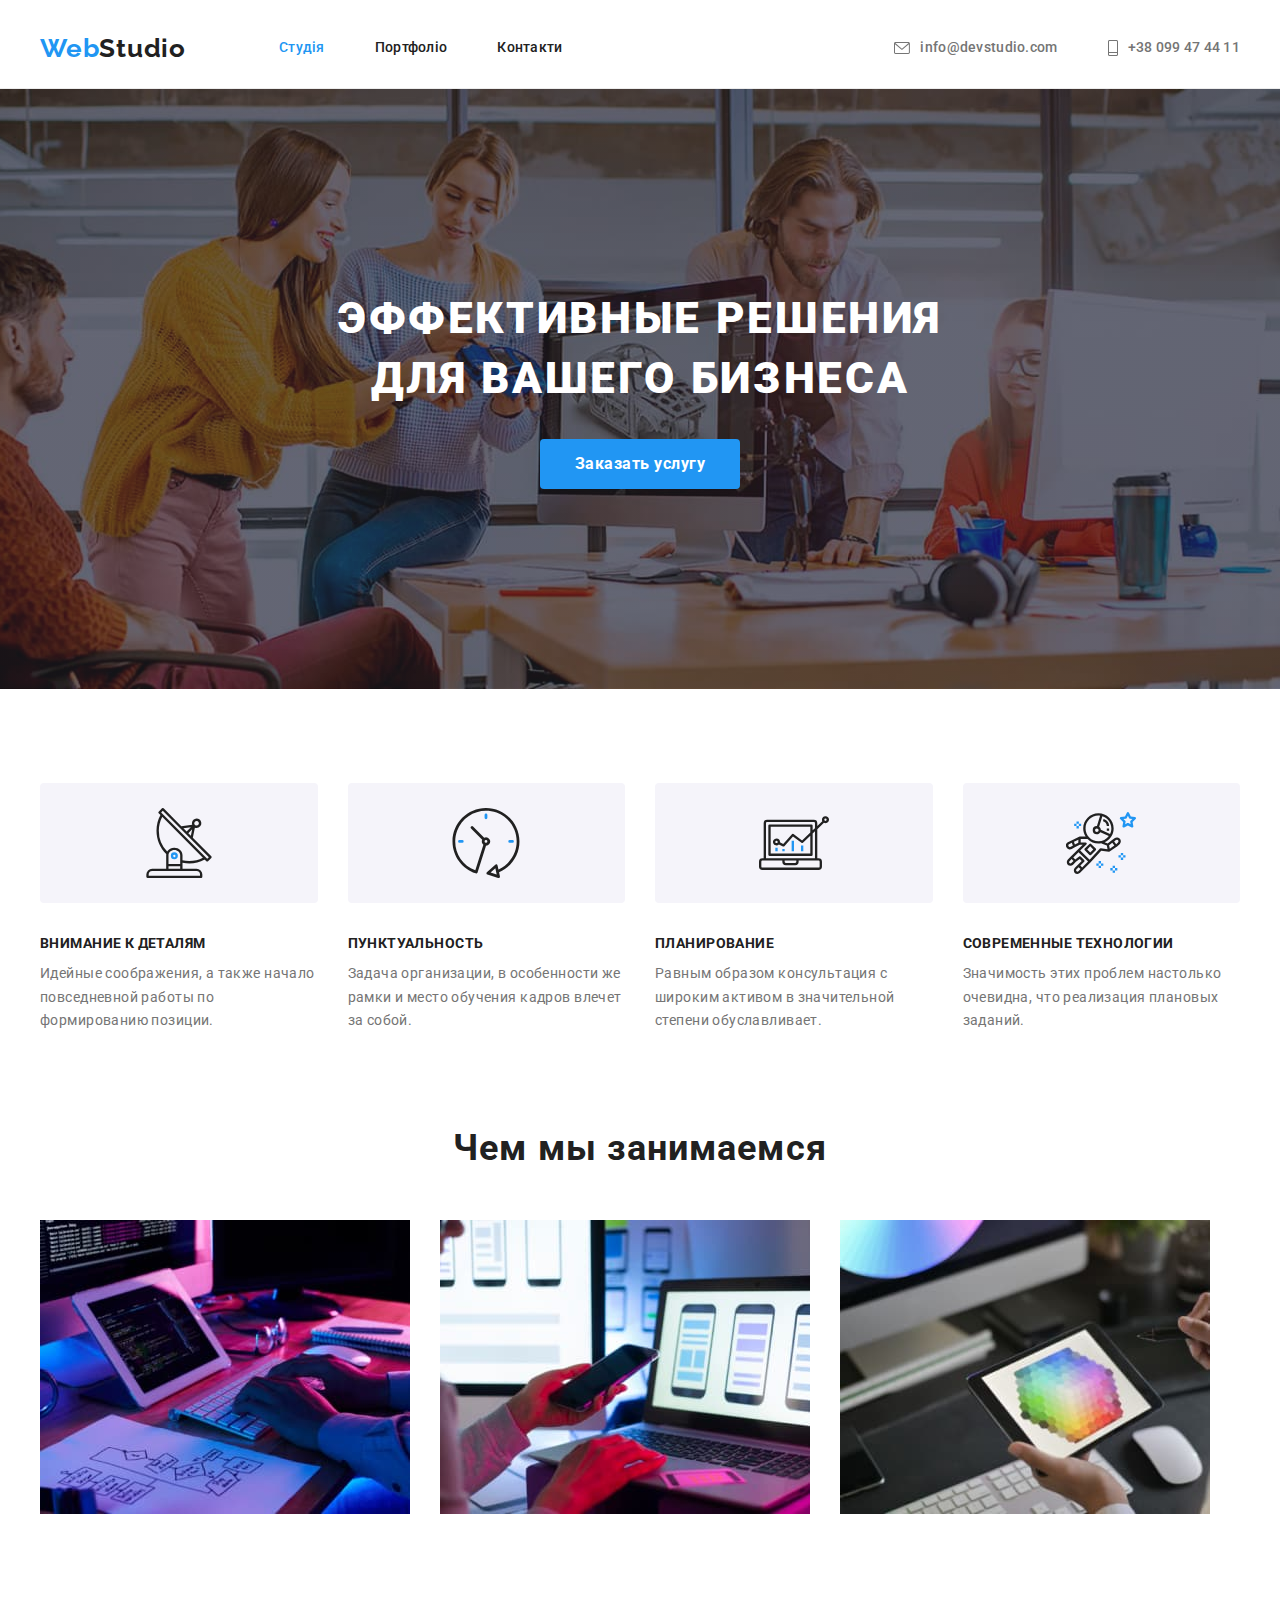
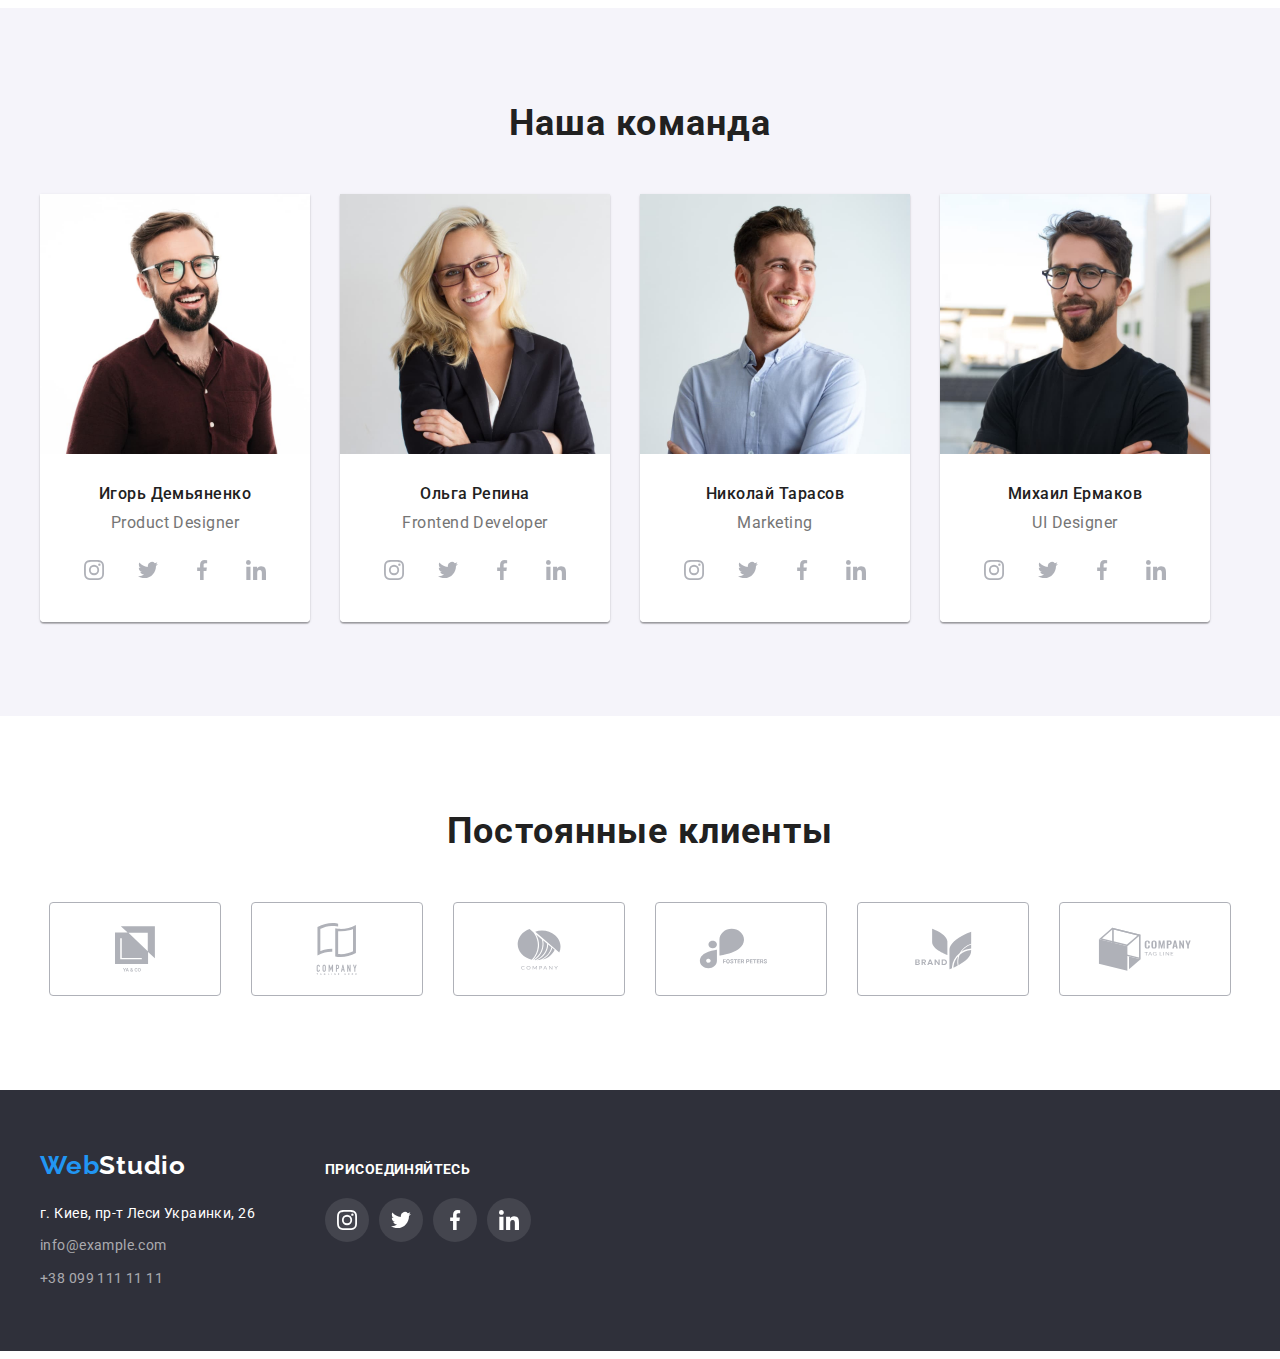
<file: index.html>
<!DOCTYPE html>
<html lang="ru">
  <head>
    <meta charset="UTF-8" />
    <meta http-equiv="X-UA-Compatible" content="IE=edge" />
    <meta name="viewport" content="width=device-width, initial-scale=1.0" />
    <link href="https://fonts.googleapis.com/css2?family=Raleway:wght@700&family=Roboto:wght@400;500;700;900&display=swap"  rel="stylesheet" />
    <link rel="stylesheet" href="https://cdnjs.cloudflare.com/ajax/libs/modern-normalize/1.1.0/modern-normalize.min.css" integrity="sha512-wpPYUAdjBVSE4KJnH1VR1HeZfpl1ub8YT/NKx4PuQ5NmX2tKuGu6U/JRp5y+Y8XG2tV+wKQpNHVUX03MfMFn9Q==" crossorigin="anonymous" referrerpolicy="no-referrer" />
    <link rel="stylesheet" href="./css/styles.css" />
    <title>Studio</title>
  </head>
  <body>
    <header class="header">
    <div class="container main-nav">
      <a href="index.html" class="logo link"
        ><span class="accent-logo">Web</span>Studio</a>
      <nav>
        <ul class="page-nav list">
          <li class="page-nav__item">
            <a href="./index.html" class="page-nav__link current link"
              >Студія</a
            >
          </li>
          <li class="page-nav__item">
            <a href="./portfolio.html" class="page-nav__link link">Портфоліо</a>
          </li>
          <li class="page-nav__item"><a href="" class="page-nav__link link">Контакти</a></li>
        </ul>
      </nav>
      <ul class="contacts list">
        <li class="contacts-item">
          <a href="mailto:info@devstudio.com" class="contacts-link link">

            <svg class="icon-mail" width="16" height="12">
            <use href="./images/icons.svg#icon-mail"></use>
          </svg>info@devstudio.com</a>
        </li>
        <li class="contacts-item">
          <a href="tel:+380994744111" class="contacts-link link">
            <svg class="icon-phone" width="10" height="16">
              <use href="./images/icons.svg#icon-phone"></use>
            </svg>+38 099 47 44 11</a>
        </li>
      </ul>
      </div>
    </header>
    <!--Основний розділ-->
    <main>
      <!--Заголовок з кнопкою-->
      <section class="section hero">
          <h1 class="hero-title">Эффективные решения для вашего бизнеса</h1>
          <button type="button" class="button">Заказать услугу</button>  
      </section>
      <!--Особливості роботи команди-->
      <section class="section">
        <div class="container">
          <h2 class="visually-hidden">особенности работы компании</h2>        
        <ul class="key-positions list">
        <li class="key-position__item">
          <div class="thumb-feature">
            <svg class="feature-icon" width="70" height="70">
              <use href="./images/icons.svg#feature-icon1"></use>
            </svg>
          </div>
          <h3 class="key-position-title">Внимание к деталям</h3>
          <p class="key-position-text">
            Идейные соображения, а также начало повседневной работы по
            формированию позиции.
          </p>
        </li>
        <li class="key-position__item">          
          <div class="thumb-feature">
            <svg class="feature-icon" width="70" height="70">
              <use href="./images/icons.svg#feature-icon2"></use>
            </svg>
          </div>
          <h3 class="key-position-title">Пунктуальность</h3>
          <p class="key-position-text">
            Задача организации, в особенности же рамки и место обучения кадров
            влечет за собой.
          </p>
        </li>
        <li class="key-position__item">          
          <div class="thumb-feature">
            <svg class="feature-icon" width="70" height="70">
              <use href="./images/icons.svg#feature-icon3"></use>
            </svg>
          </div>
          <h3 class="key-position-title">Планирование</h3>
          <p class="key-position-text">
            Равным образом консультация с широким активом в значительной
            степени обуславливает.
          </p>
        </li>
        <li class="key-position__item">          
          <div class="thumb-feature">
            <svg class="feature-icon" width="70" height="70">
              <use href="./images/icons.svg#feature-icon4"></use>
            </svg>
          </div>
          <h3 class="key-position-title">Современные технологии</h3>
          <p class="key-position-text">
            Значимость этих проблем настолько очевидна, что реализация
            плановых заданий.
          </p>
        </li>
      </ul>
</div>
      </section>
      <!-- Чим ми займаємося -->
      <section class="section no-padding-top">
        <div class="container">
          <h2 class="section-title">Чем мы занимаемся</h2>
          <ul class="work-examples list">
            <li class="work-example">
              <img
                src="images/img1.jpg"
                alt="Пример нашей работы 1"
                width="370"
              />
            </li>
            <li class="work-example">
              <img
                src="images/img2.jpg"
                alt="Пример нашей работы 2"
                width="370"
              />
            </li>
            <li class="work-example">
              <img
                src="images/img3.jpg"
                alt="Пример нашей работы 3"
                width="370"
              />
            </li>
          </ul>
        </div>
      </section>
      <!--Наша команда-->
      <section class="section team">
        <div class="container">
          <h2 class="section-title">Наша команда</h2>
          <ul class="worker-list list">
            <li class="worker-list__item">
              <img
                src="images/img4.jpg"
                alt="Фото Игорь Демьяненко"
                width="270"
              />
              <div class="worker-list__info">              
                <h3 class="worker-list__title">Игорь Демьяненко</h3>
                <p class="worker-list__position">Product Designer</p>
                <ul class="social list">
                  <li class="social-item">
                    <a class="social-item-link link" href="" aria-label="Инстаграмм" > 
                      <svg class="social-item__icon" width="20" height="20">
                      <use href="./images/icons.svg#icon-instagram"></use>
                    </svg> </a>
                      </li>
                  <li class="social-item"><a class="social-item-link link" href="" aria-label="Твиттер">
                    <svg class="social-item__icon" width="20" height="20">
                      <use href="./images/icons.svg#icon-twitter"></use>
                  </svg></a></li>
                  <li class="social-item"><a class="social-item-link link" href="" aria-label="Фейсбук">
                    <svg class="social-item__icon" width="20" height="20">
                      <use href="./images/icons.svg#icon-facebook"></use>
                  </svg></a></li>
                  <li class="social-item"><a class="social-item-link link" href="" aria-label="Линкедин"> 
                    <svg class="social-item__icon " width="20" height="20">
                      <use href="./images/icons.svg#icon-linkedin"></use>
                  </svg> </a>
                </li>
                </ul>
              </div>
            </li>
            <li class="worker-list__item">
              <img src="images/img5.jpg" alt="Фото Ольга Репина" width="270" />
              <div class="worker-list__info">
              <h3 class="worker-list__title">Ольга Репина</h3>
              <p class="worker-list__position">Frontend Developer</p>
              <ul class="social list">
                <li class="social-item">
                  <a class="social-item-link link" href="" aria-label="Инстаграмм" > 
                    <svg class="social-item__icon" width="20" height="20">
                    <use href="./images/icons.svg#icon-instagram"></use>
                  </svg> </a>
                    </li>
                <li class="social-item"><a class="social-item-link link" href="" aria-label="Твиттер">
                  <svg class="social-item__icon" width="20" height="20">
                    <use href="./images/icons.svg#icon-twitter"></use>
                </svg></a></li>
                <li class="social-item"><a class="social-item-link link" href="" aria-label="Фейсбук">
                  <svg class="social-item__icon" width="20" height="20">
                    <use href="./images/icons.svg#icon-facebook"></use>
                </svg></a></li>
                <li class="social-item"><a class="social-item-link link" href="" aria-label="Линкедин"> 
                  <svg class="social-item__icon " width="20" height="20">
                    <use href="./images/icons.svg#icon-linkedin"></use>
                </svg> </a>
              </li>
              </ul>
</div>
            </li>
            <li class="worker-list__item">
              <img src="images/img6.jpg" alt="Фото Николай Тарасов" width="270" />
              <div class="worker-list__info">
                <h3 class="worker-list__title">Николай Тарасов</h3>
                <p class="worker-list__position">Marketing</p>
                <ul class="social list">
                  <li class="social-item">
                    <a class="social-item-link link" href="" aria-label="Инстаграмм" > 
                      <svg class="social-item__icon" width="20" height="20">
                      <use href="./images/icons.svg#icon-instagram"></use>
                    </svg> </a>
                      </li>
                  <li class="social-item"><a class="social-item-link link" href="" aria-label="Твиттер">
                    <svg class="social-item__icon" width="20" height="20">
                      <use href="./images/icons.svg#icon-twitter"></use>
                  </svg></a></li>
                  <li class="social-item"><a class="social-item-link link" href="" aria-label="Фейсбук">
                    <svg class="social-item__icon" width="20" height="20">
                      <use href="./images/icons.svg#icon-facebook"></use>
                  </svg></a></li>
                  <li class="social-item"><a class="social-item-link link" href="" aria-label="Линкедин"> 
                    <svg class="social-item__icon " width="20" height="20">
                      <use href="./images/icons.svg#icon-linkedin"></use>
                  </svg> </a>
                </li>
                </ul>

              </div>
            </li>
            <li class="worker-list__item">
              <img src="images/img7.jpg" alt="Фото Михаил Ермаков" width="270" />
              <div class="worker-list__info" >
                <h3 class="worker-list__title">Михаил Ермаков</h3>
                <p class="worker-list__position">UI Designer</p>
                <ul class="social list">
                  <li class="social-item">
                    <a class="social-item-link link" href="" aria-label="Инстаграмм" > 
                      <svg class="social-item__icon" width="20" height="20">
                      <use href="./images/icons.svg#icon-instagram"></use>
                    </svg> </a>
                      </li>
                  <li class="social-item"><a class="social-item-link link" href="" aria-label="Твиттер">
                    <svg class="social-item__icon" width="20" height="20">
                      <use href="./images/icons.svg#icon-twitter"></use>
                  </svg></a></li>
                  <li class="social-item"><a class="social-item-link link" href="" aria-label="Фейсбук">
                    <svg class="social-item__icon" width="20" height="20">
                      <use href="./images/icons.svg#icon-facebook"></use>
                  </svg></a></li>
                  <li class="social-item"><a class="social-item-link link" href="" aria-label="Линкедин"> 
                    <svg class="social-item__icon " width="20" height="20">
                      <use href="./images/icons.svg#icon-linkedin"></use>
                  </svg> </a>
                </li>
                </ul>
              </div>           
            </li>
          </ul>
        </div>
      </section>
      <!-- Партнери -->
      <section class="section">
        <div class="container">
        <h2 class="section-title">Постоянные клиенты</h2>
          <ul class="partners list">
            <li><a class="partner__item link" href="#">
              <svg class="icon-logo" width="40" height="52">
                <use href="./images/icons.svg#icon-logo-001"></use>
              </svg> </a>
            </li>
            <li><a class="partner__item link" href="#">
              <svg class="icon-logo" width="46" height="52">
                <use href="./images/icons.svg#icon-logo-002"></use>
              </svg></a>
            </li>
            <li><a class="partner__item link" href="#" >
              <svg class="icon-logo" width="44" height="42">
                <use href="./images/icons.svg#icon-logo-003"></use>
              </svg></a>
            </li>
            <li><a class="partner__item link" href="#">
              <svg class="icon-logo" width="85" height="41">
                <use href="./images/icons.svg#icon-logo-004"></use>
              </svg></a>
            </li>
            <li><a class="partner__item link" href="#">
              <svg class="icon-logo" width="63" height="42">
                <use href="./images/icons.svg#icon-logo-005"></use>
              </svg></a>
            </li>
            <li><a class="partner__item link" href="#">
              <svg class="icon-logo" width="94" height="44">
                <use href="./images/icons.svg#icon-logo-006"></use>
              </svg></a>
            </li>
          </ul>
        </div>
      </section>
    </main>
    <!--Підвал з контактами-->
    <footer class="footer">
      <div class="container">
        <div class="footer-box">
          <div class="footer-item">
            <a href="index.html" class="logo link">
              <span class="accent-logo">Web</span>
              <span class="logo-inverse">Studio</span></a>
          <address class="address">г. Киев, пр-т Леси Украинки, 26</address>
          <a href="mailto:info@example.com" class="footer-contacts link">info@example.com</a>
          <a href="tel:+380991111111" class="footer-contacts link">+38 099 111 11 11</a>
            </div>
          <div class="footer-item">
              <span class="join-label">присоединяйтесь</span>
              <ul class="social list">
                <li class="item"><a class="social-footer link" href="" aria-label="Инстаграмм" > 
                    <svg class="social-item__icon" width="20" height="20">
                    <use href="./images/icons.svg#icon-instagram"></use>
                  </svg> </a>
                    </li>
                <li class="item"><a class="social-footer link" href="" aria-label="Твиттер">
                  <svg class="social-item__icon" width="20" height="20">
                    <use href="./images/icons.svg#icon-twitter"></use>
                </svg></a></li>
                <li class="item"><a class="social-footer link" href="" aria-label="Фейсбук">
                  <svg class="social-item__icon" width="20" height="20">
                    <use href="./images/icons.svg#icon-facebook"></use>
                </svg></a></li>
                <li class="item"><a class="social-footer link" href="" aria-label="Линкедин"> 
                  <svg class="social-item__icon " width="20" height="20">
                    <use href="./images/icons.svg#icon-linkedin"></use>
                </svg> </a>
              </li>
              </ul>
            </div>
        </div>
        </div>
    </footer>
  </body>
</html>
</file>
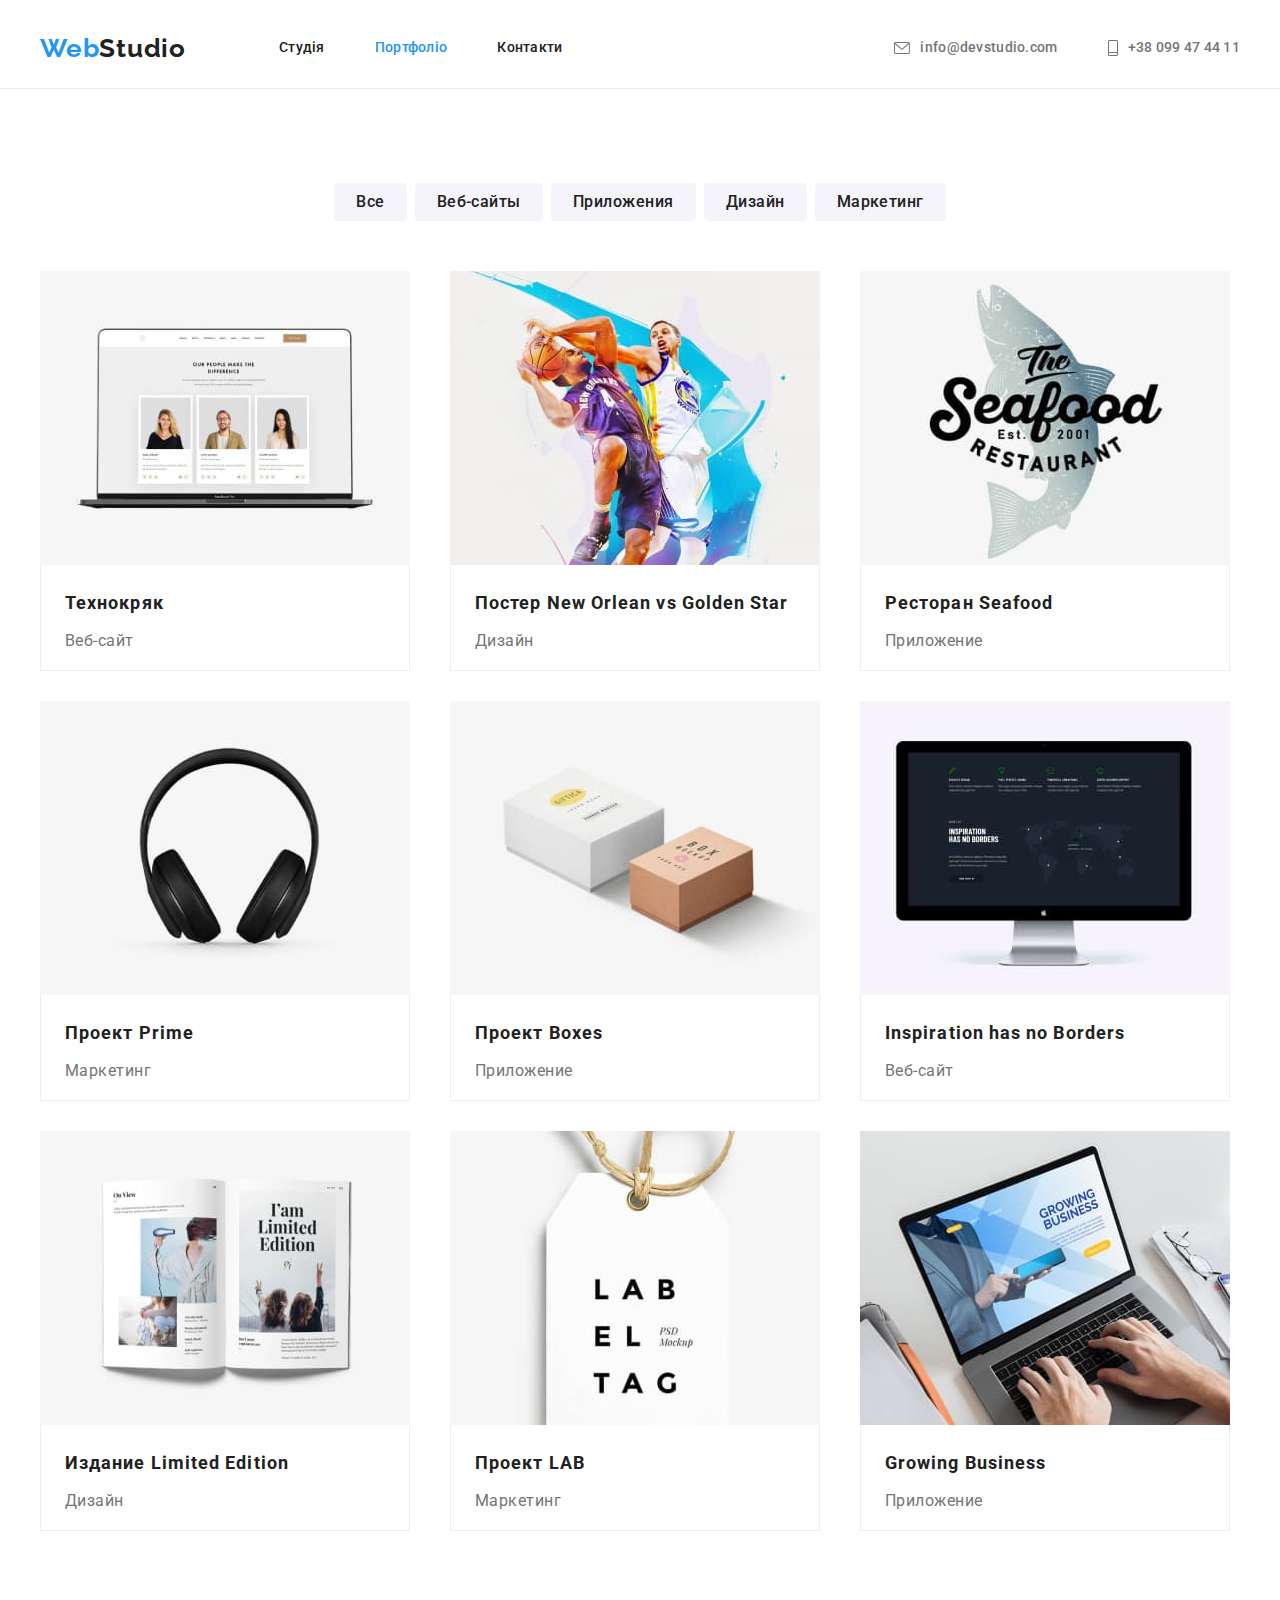
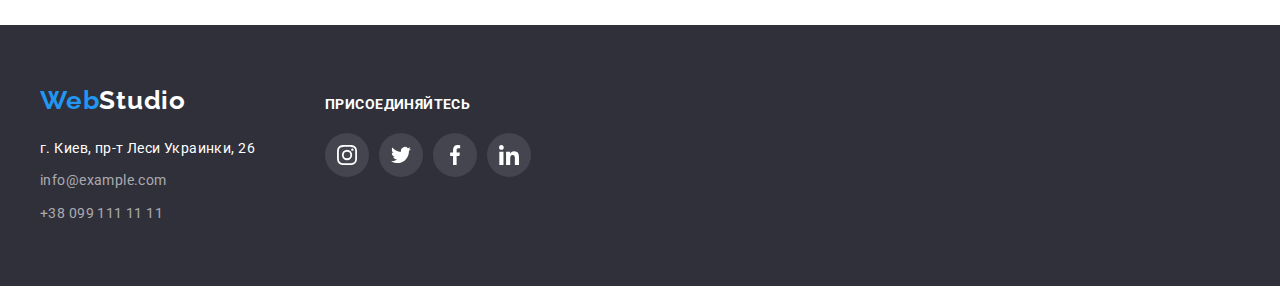
<file: portfolio.html>
<!DOCTYPE html>
<html lang="ru">
  <head>
    <meta charset="UTF-8" />
    <meta http-equiv="X-UA-Compatible" content="IE=edge" />
    <meta name="viewport" content="width=device-width, initial-scale=1.0" />
    <link href="https://fonts.googleapis.com/css2?family=Raleway:wght@700&family=Roboto:wght@400;500;700;900&display=swap"  rel="stylesheet" />
    <link rel="stylesheet" href="https://cdnjs.cloudflare.com/ajax/libs/modern-normalize/1.1.0/modern-normalize.min.css" integrity="sha512-wpPYUAdjBVSE4KJnH1VR1HeZfpl1ub8YT/NKx4PuQ5NmX2tKuGu6U/JRp5y+Y8XG2tV+wKQpNHVUX03MfMFn9Q==" crossorigin="anonymous" referrerpolicy="no-referrer" />
    <link rel="stylesheet" href="./css/styles.css" />
    <title>Portfolio</title>
  </head>
  <body>
    <header class="header">
      <div class="container main-nav">
        <a href="index.html" class="logo link"
          ><span class="accent-logo">Web</span>Studio</a>
        <nav>
          <ul class="page-nav list">
            <li class="page-nav__item">
              <a href="./index.html" class="page-nav__link  link">Студія</a>
            </li>
            <li class="page-nav__item">
              <a href="./portfolio.html" class="page-nav__link current link">Портфоліо</a>
            </li>
            <li class="page-nav__item"><a href="" class="page-nav__link link">Контакти</a></li>
          </ul>
        </nav>
          <ul class="contacts list">
            <li class="contacts-item">
            <a href="mailto:info@devstudio.com" class="contacts-link link">
  
              <svg class="icon-mail" width="16" height="12">
              <use href="./images/icons.svg#icon-mail"></use>
            </svg>info@devstudio.com</a>
          </li>
            <li class="contacts-item">
            <a href="tel:+380994744111" class="contacts-link link">
                <svg class="icon-phone" width="10" height="16">
                <use href="./images/icons.svg#icon-phone"></use>
              </svg>+38 099 47 44 11</a>
          </li>
        </ul>
        </div>
      </header>
            <main>
        <!-- КНОПКИ ФІЛЬТРУВАННЯ -->
      <section class="section">
        <div class="container">
          <ul class="filter list">
            <li class="filter-list__item">
              <button type="button" class="filter-list-button">Все</button>
            </li>
            <li class="filter-list__item">
              <button type="button" class="filter-list-button">Веб-сайты</button>
            </li>
            <li class="filter-list__item">
              <button type="button" class="filter-list-button">Приложения</button>
            </li>
            <li class="filter-list__item">
              <button type="button" class="filter-list-button">Дизайн</button>
            </li>
            <li class="filter-list__item">
              <button type="button" class="filter-list-button">Маркетинг</button>
            </li>
          </ul>
          <h2 class="visually-hidden">Список проектов компании</h2>
        <ul class="project list">
          <li class="project__item">
            <a href="" class="project-item-link link">
              <img
                src="./images/p1.jpg"
                alt="Изображение сайта Технокряк"
                class="project__image"
                width="370"
              />
              <div class="project__description">
              <h3 class="project__label">Технокряк</h3>
              <span class="project__category">Веб-сайт</span></div>
            </a>
          </li>
          <li class="project__item">
            <a href="" class="project-item-link link">
              <img
                src="./images/p2.jpg"
                alt="Изображение постера Нью Орлеан"
                class="project__image"
                width="370"
              />
              <div class="project__description">
                <h3 class="project__label">Постер New Orlean vs Golden Star</h3>
              <span class="project__category">Дизайн</span>
            </div>              
            </a>
          </li>
          <li class="project__item">
            <a href="" class="project-item-link link">
              <img
                src="./images/p3.jpg"
                alt="Изображение приложения ресторана Seafood"
                class="project__image"
                width="370"
              />
              <div class="project__description">
                <h3 class="project__label">Ресторан Seafood</h3>
              <span class="project__category">Приложение</span>
              </div>              
            </a>
          </li>
          <li class="project__item">
            <a href="" class="project-item-link link">
              <img
                src="./images/p4.jpg"
                alt="Изображение наушников проекта Прайм"
                class="project__image"
                width="370"
              />
              <div class="project__description">
                <h3 class="project__label">Проект Prime</h3>
              <span class="project__category">Маркетинг</span>
              </div>              
            </a>
          </li>
          <li class="project__item">
            <a href="" class="project-item-link link">
              <img
                src="./images/p5.jpg"
                alt="Изображение коробок"
                class="project__image"
                width="370"
              />
              <div class="project__description">
                <h3 class="project__label">Проект Boxes</h3>
              <span class="project__category">Приложение</span>
              </div>              
            </a>
          </li>
          <li class="project__item">
            <a href="" class="project-item-link link">
              <img
                src="./images/p6.jpg"
                alt="Изображения сайта"
                class="project__image"
                width="370"
              />
              <div class="project__description">
                <h3 class="project__label">Inspiration has no Borders</h3>
              <span class="project__category">Веб-сайт</span>
            </div>              
            </a>
          </li>
          <li class="project__item">
            <a href="" class="project-item-link link">
              <img
                src="./images/p7.jpg"
                alt="Изображение дизайна книги"
                class="project__image"
                width="370"
              />
              <div class="project__description">              
                <h3 class="project__label">Издание Limited Edition</h3>
                <span class="project__category">Дизайн</span>
              </div>
            </a>
          </li>
          <li class="project__item">
            <a href="" class="project-item-link link">
              <img
                src="./images/p8.jpg"
                alt="Изображение дизайна"
                class="project__image"
                width="370"
              />
              <div class="project__description">              
                <h3 class="project__label">Проект LAB</h3>
                <span class="project__category">Маркетинг</span>
              </div>
            </a>
          </li>
          <li class="project__item">
            <a href="" class="project-item-link link">
              <img
                src="./images/p9.jpg"
                alt="Скриншот приложения компании Growing Business"
                class="project__image"
                width="370"
              />
              <div class="project__description">              
                <h3 class="project__label">Growing Business</h3>
                <span class="project__category">Приложение</span>
              </div>
            </a>
          </li>
        </ul>
      </div>
      </section>
    </main>
    <!--Підвал з контактами-->
    <footer class="footer">
      <div class="container">
        <div class="footer-box">
          <div class="footer-item">
            <a href="index.html" class="logo link">
              <span class="accent-logo">Web</span>
              <span class="logo-inverse">Studio</span></a>
          <address class="address">г. Киев, пр-т Леси Украинки, 26</address>
          <a href="mailto:info@example.com" class="footer-contacts link">info@example.com</a>
          <a href="tel:+380991111111" class="footer-contacts link">+38 099 111 11 11</a>
            </div>
          <div class="footer-item">
              <span class="join-label">присоединяйтесь</span>
              <ul class="social list">
                <li class="item"><a class="social-footer link" href="" aria-label="Инстаграмм" > 
                    <svg class="social-item__icon" width="20" height="20">
                    <use href="./images/icons.svg#icon-instagram"></use>
                  </svg> </a>
                    </li>
                <li class="item"><a class="social-footer link" href="" aria-label="Твиттер">
                  <svg class="social-item__icon" width="20" height="20">
                    <use href="./images/icons.svg#icon-twitter"></use>
                </svg></a></li>
                <li class="item"><a class="social-footer link" href="" aria-label="Фейсбук">
                  <svg class="social-item__icon" width="20" height="20">
                    <use href="./images/icons.svg#icon-facebook"></use>
                </svg></a></li>
                <li class="item"><a class="social-footer link" href="" aria-label="Линкедин"> 
                  <svg class="social-item__icon " width="20" height="20">
                    <use href="./images/icons.svg#icon-linkedin"></use>
                </svg> </a>
              </li>
              </ul>
            </div>
        </div>
        </div>
    </footer>
  </body>
</html>
</file>
<file: css/styles.css>
:root {
  --primary-text-color: #757575;
  --second-font-color: #212121;
  --accent-color: #2196f3;
  --primary-white-color: #ffffff;
  --bg-grey-color: #2f303a;
  --secondary-section-background: #f5f4fa;
  --footer-contacts-text-color: rgba(255, 255, 255, 0.6);
  --color-border-project-item: rgba(238, 238, 238, 1);
  --color-border-under-main-nav: rgb(236,236,236);
  --bg-color-for-features: rgba(245, 244, 250, 1);
  --social-buttons-color: rgb(175, 177, 184);
  --footer-social-bg-for-icon: rgba(255, 255, 255, 0.1);
}

body {
  background-color: var(--primary-white-color);
  color: var(--primary-text-color);
  font-family: Roboto, monospace;
  margin-left: auto;
  margin-right: auto;
}

.list {
  list-style: none;
  margin: 0;
  padding: 0;
}

.link {text-decoration: none;}

h1, h2, h3, p {
  margin: 0;
  padding: 0;
}

img {display: block;}

.container {
  width: 1200px;
  padding-left: 15px;
  padding-right: 15px;
  margin-left: auto;
  margin-right: auto;
  }

.section {
  padding-top: 94px;
  padding-bottom: 94px;
}

.section.no-padding-top {padding-top: 0;}

.visually-hidden {
  position: absolute;
  width: 1px;
  height: 1px;
  margin: -1px;
  border: 0;
  padding: 0;
  white-space: nowrap;
  clip-path: inset(100%);
  clip: rect(0 0 0 0);
  overflow: hidden;
}

/* СЕКЦІЯ ХЕДЕР */

.header {border-bottom: 1px solid var(--color-border-under-main-nav);}

.main-nav {
  display: flex;
  align-items: center;
}

.logo {
  color: var(--second-font-color);
  font-family: Raleway, sans-serif;
  font-weight: 700;
  font-size: 26px;
  line-height: 1.19;
  letter-spacing: 0.03em;
}

.accent-logo {color: var(--accent-color);}

.page-nav {
  display: flex;
  margin-left: 93px;
}

.page-nav__item:not(:first-child) {margin-left: 50px;} 

.page-nav__link {
  display: flex;
  align-items: center;
  padding-top: 32px;
  padding-bottom: 32px;

  color: var(--second-font-color);
  font-weight: 500;
  font-size: 14px;
  line-height: 1.14;
  letter-spacing: 0.02em;
}

.page-nav__link:hover,
.page-nav__link:focus {
  color: var(--accent-color);
}

.page-nav__link.current {color: var(--accent-color);
}

.contacts {
  display: flex;
  margin-left: auto; 
  align-items: center;

} 

.contacts .contacts-item + .contacts-item {
  margin-left: 50px;
}

.contacts-link {
  display: flex;
  align-items: center;
  padding-top: 32px;
  padding-bottom: 32px;

  color: var(--primary-text-color);
  font-weight: 500;
  font-size: 14px;
  line-height: 1.14;
  letter-spacing: 0.02em;

}

.contacts-link:hover,
.contacts-link:focus {color: var(--accent-color);}

.icon-mail {
  margin-right: 10px;
  fill: currentColor;
}

.icon-phone {  
  margin-right: 10px;
  fill: currentColor;
}



/* СЕКЦІЯ ГЕРОЙ */

.hero {
  text-align: center;
  padding-top: 200px;
  padding-bottom: 200px;

  max-width: 1600px;
  margin-right: auto;
  margin-left: auto;

  background-image: linear-gradient(
    to right,
     rgba(47, 48, 58, 0.4) 15%,
     rgba(47, 48, 58, 0.4) 30%
     ), 
  url("../images/hero-img.jpg");

  background-color: rgb(47, 48, 58);

  background-repeat: no-repeat;
  background-position: center;
}

.hero-title {
  max-width: 696px;
  margin-left: auto;
  margin-right: auto;
  margin-bottom: 30px;

  color: var(--primary-white-color);
  font-weight: 900;
  font-size: 44px;
  line-height: 1.36;
  text-align: center;
  letter-spacing: 0.06em;
  text-transform: uppercase;
}

.button {
  min-width: 200px;
  padding: 10px 32px;
  border-radius: 4px;

  color: var(--primary-white-color);
  background-color: var(--accent-color);
  border: none;
  font-family: inherit;
  font-weight: 700;
  font-size: 16px;
  line-height: 1.875;
  text-align: center;
  letter-spacing: 0.03em;

  cursor: pointer;
}


/* СЕКЦІЯ ОСОБЛИВОСТІ */

.section-title {
  margin-bottom: 50px;

  color: var(--second-font-color);
  font-weight: 700;
  font-size: 36px;
  line-height: 1.17;
  text-align: center;
  letter-spacing: 0.03em;
}

.key-positions {display: flex;}

.key-position__item {width: calc((100% - 3 * 30px) / 4); }

.key-position__item:not(:first-child) {margin-left: 30px;}

.thumb-feature {
  display: flex;
  justify-content: center;
  align-items: center;
  height: 120px;
  
  background-color: var(--bg-color-for-features);
  margin-bottom: 30px;
  border-radius: 4px;

}

.key-position-title {
  margin-bottom: 10px;
  display: inline-block;

  color: var(--second-font-color);
  font-weight: 700;
  font-size: 14px;
  line-height: 1.14;
  letter-spacing: 0.03em;
  text-transform: uppercase;
}

.key-position-text {
  font-size: 14px;
  line-height: 1.71;
  letter-spacing: 0.03em;
}


/* СЕКЦІЯ ЧИМ МИ ЗАЙМАЄМОСЯ */

.work-examples {display: flex;}

.work-examples .work-example:not(:first-child) {margin-left: 30px;}


/* СЕКЦІЯ ПРО КОМАНДУ */

.team {background-color: var(--secondary-section-background); }

.worker-list {display: flex;
}

.worker-list__item {
  box-shadow: 0px 2px 1px 0px rgba(0, 0, 0, 0.2),
  0px 1px 1px 0px rgba(0, 0, 0, 0.14),
  0px 1px 3px 0px rgba(0, 0, 0, 0.12);
  border-bottom-right-radius: 4px;
  border-bottom-left-radius: 4px;

}

.worker-list .worker-list__item:not(:first-child) {margin-left: 30px;}

.worker-list__info {
  display: flex;
  flex-direction: column;
  align-items: center;
  border-bottom-right-radius: 4px;
  border-bottom-left-radius: 4px;

  padding-top: 30px;
  padding-bottom: 30px;

  background-color: var(--primary-white-color);
}

.worker-list__title {
  margin-bottom: 10px;

  color: var(--second-font-color);
  font-weight: 500;
  font-size: 16px;
  line-height: 1.19;
  letter-spacing: 0.03em;
}

.worker-list__position {
  margin-bottom: 16px;

  font-size: 16px;
  line-height: 1.19;
  letter-spacing: 0.03em;
}

.social {
  display: flex;
  justify-content: center;}

.social-item:not(:first-child) {margin-left: 10px;}


.social-item-link {
  display: flex;
  justify-content: center;
  align-items: center;
  color: var(--social-buttons-color);
  width: 44px;
  height: 44px;
  border-radius: 50%;
  border: var(--accent-color);
}

.social-item__icon {fill: currentColor;}

.social-item-link:hover,
.social-item-link:focus {
  color: var(--primary-white-color);  
  background-color: var(--accent-color);
}



/* ПАРТНЕРИ */
.partners {
  display: flex;
  justify-content: center;
  gap: 30px;
}

.partner__item:not(:first-child) {margin-left: 30px;}


.partner__item {
  display: flex;
  justify-content: center;
  align-items: center;

  width: 170px;
  height: 92px;
  border: 1px solid rgb(175, 177, 184);
  border-radius: 4px;
  color: var(--social-buttons-color);
}

.icon-logo {fill: currentColor;}

.partner__item:hover,
.partner__item:focus {
  color: var(--accent-color);  
  border: 1px solid var(--accent-color);
}


/* СЕКЦІЯ ФУТЕР */

.footer {
  padding-top: 60px;
  padding-bottom: 60px;

  background-color: var(--bg-grey-color);
}

.footer-box {
  display: flex;
align-items: baseline;
}

.footer-item:not(:first-child) {margin-left: 70px;}

.logo-inverse {color: var(--primary-white-color);}

.footer-item .logo {
  display: flex;
  margin-bottom: 20px;
}

.address {
  margin-bottom: 9px;

  color: var(--primary-white-color);
  font-size: 14px;
  line-height: 24px;
  letter-spacing: 0.03em;
  font-style: normal;
}

.footer-contacts {
  display: block;

  color: var(--footer-contacts-text-color);
  font-size: 14px;
  line-height: 1.71;
  letter-spacing: 0.03em;
}

.footer-contacts:not(:last-child) {margin-bottom: 9px;}

.join-label {
  margin-bottom: 20px;
  color: var(--primary-white-color);
  font-weight: 700;
  font-size: 14px;
  line-height: 1.1429;
  letter-spacing: 0.03em;
  text-decoration: str;
  text-transform: uppercase;
}

.social-footer {
  display: flex;
  justify-content: center;
  align-items: center;
  margin-top: 20px;

  color: var(--primary-white-color);
  background-color: var(--footer-social-bg-for-icon);
  width: 44px;
  height: 44px;
  border-radius: 50%;
  border: var(--accent-color);
}

.social .item+.item {margin-left: 10px;}


.social-item__icon {fill: currentColor;}

.social-footer:hover,
.social-footer:focus {
color: var(--primary-white-color);  
background-color: var(--accent-color);
}


/* ПОРТФОЛІО */


/* СЕКЦІЯ КНОПКИ ФІЛЬТРУ ПОРТФОЛІО*/

.filter {
  display: flex;
  justify-content: center;
  margin-bottom: 50px;
}

.filter .filter-list__item:not(:first-child) {margin-left: 8px;}


.filter-list-button {
  padding: 6px 22px;
  border-radius: 4px;

  color: var(--second-font-color);
  background-color: var(--secondary-section-background);
  border: none;
  font-family: inherit;
  font-weight: 500;
  font-size: 16px;
  line-height: 1.62;
  text-align: center;
  letter-spacing: 0.03em;

  cursor: pointer;
}

.filter-list-button:hover,
.filter-list-button:focus {
  color: var(--primary-white-color);
  background-color: var(--accent-color);
  box-shadow: 0px 2px 2px 0px rgba(0, 0, 0, 0.12),
  0px 1px 2px 0px rgba(0, 0, 0, 0.08),
  0px 3px 1px 0px rgba(0, 0, 0, 0.1);
}


/* СЕКЦІЯ ПРОЕКТИ */

.project {
  display: flex;
  flex-wrap: wrap;
}

.project__item {width: calc((100% - 2 * 30px) / 3);}

.project-item-link {
display: inline-block;
}


.project-item-link:hover,
.project-item-link:focus {
  box-shadow: 1px 4px 6px 0px rgba(0, 0, 0, 0.16),
 0px 4px 4px 0px rgba(0, 0, 0, 0.06),
 0px 1px 1px 0px rgba(0, 0, 0, 0.12);
}

.project__item:not(:nth-child(3n)) {margin-right: 30px;}

.project__item:not(:nth-last-child(-n+3)) {margin-bottom: 30px;}


.project__label {
  margin-bottom: 10px;
  color: var(--second-font-color);
  font-weight: 700;
  font-size: 18px;
  line-height: 2;
  letter-spacing: 0.06em;
}

.project__category {
  color: var(--primary-text-color);
  font-size: 16px;
  line-height: 1.19;
  letter-spacing: 0.03em;
}

.project__description {
  padding: 20px 24px;

  border-radius: 1px solid var(--color-border-project-item);
  border-left: 1px solid var(--color-border-project-item);
  border-right: 1px solid var(--color-border-project-item);
  border-bottom: 1px solid var(--color-border-project-item);
}
</file>
